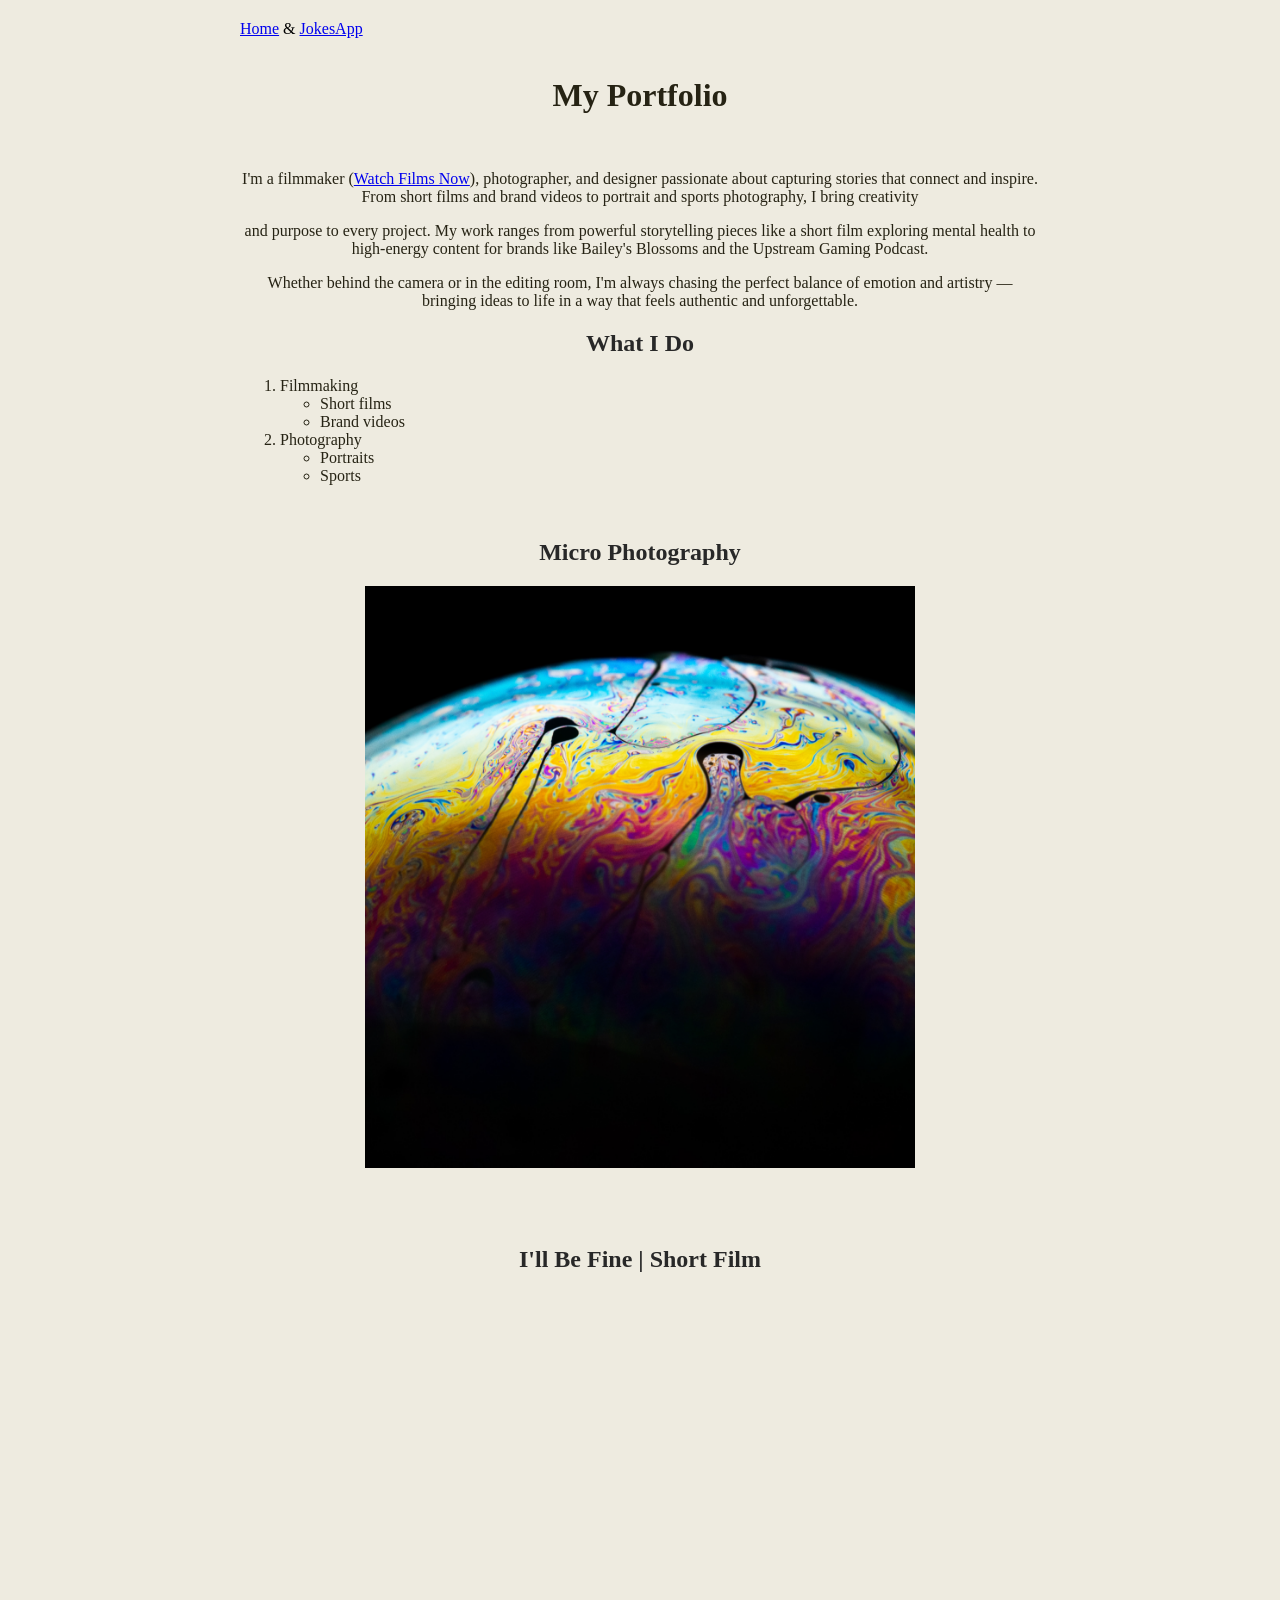
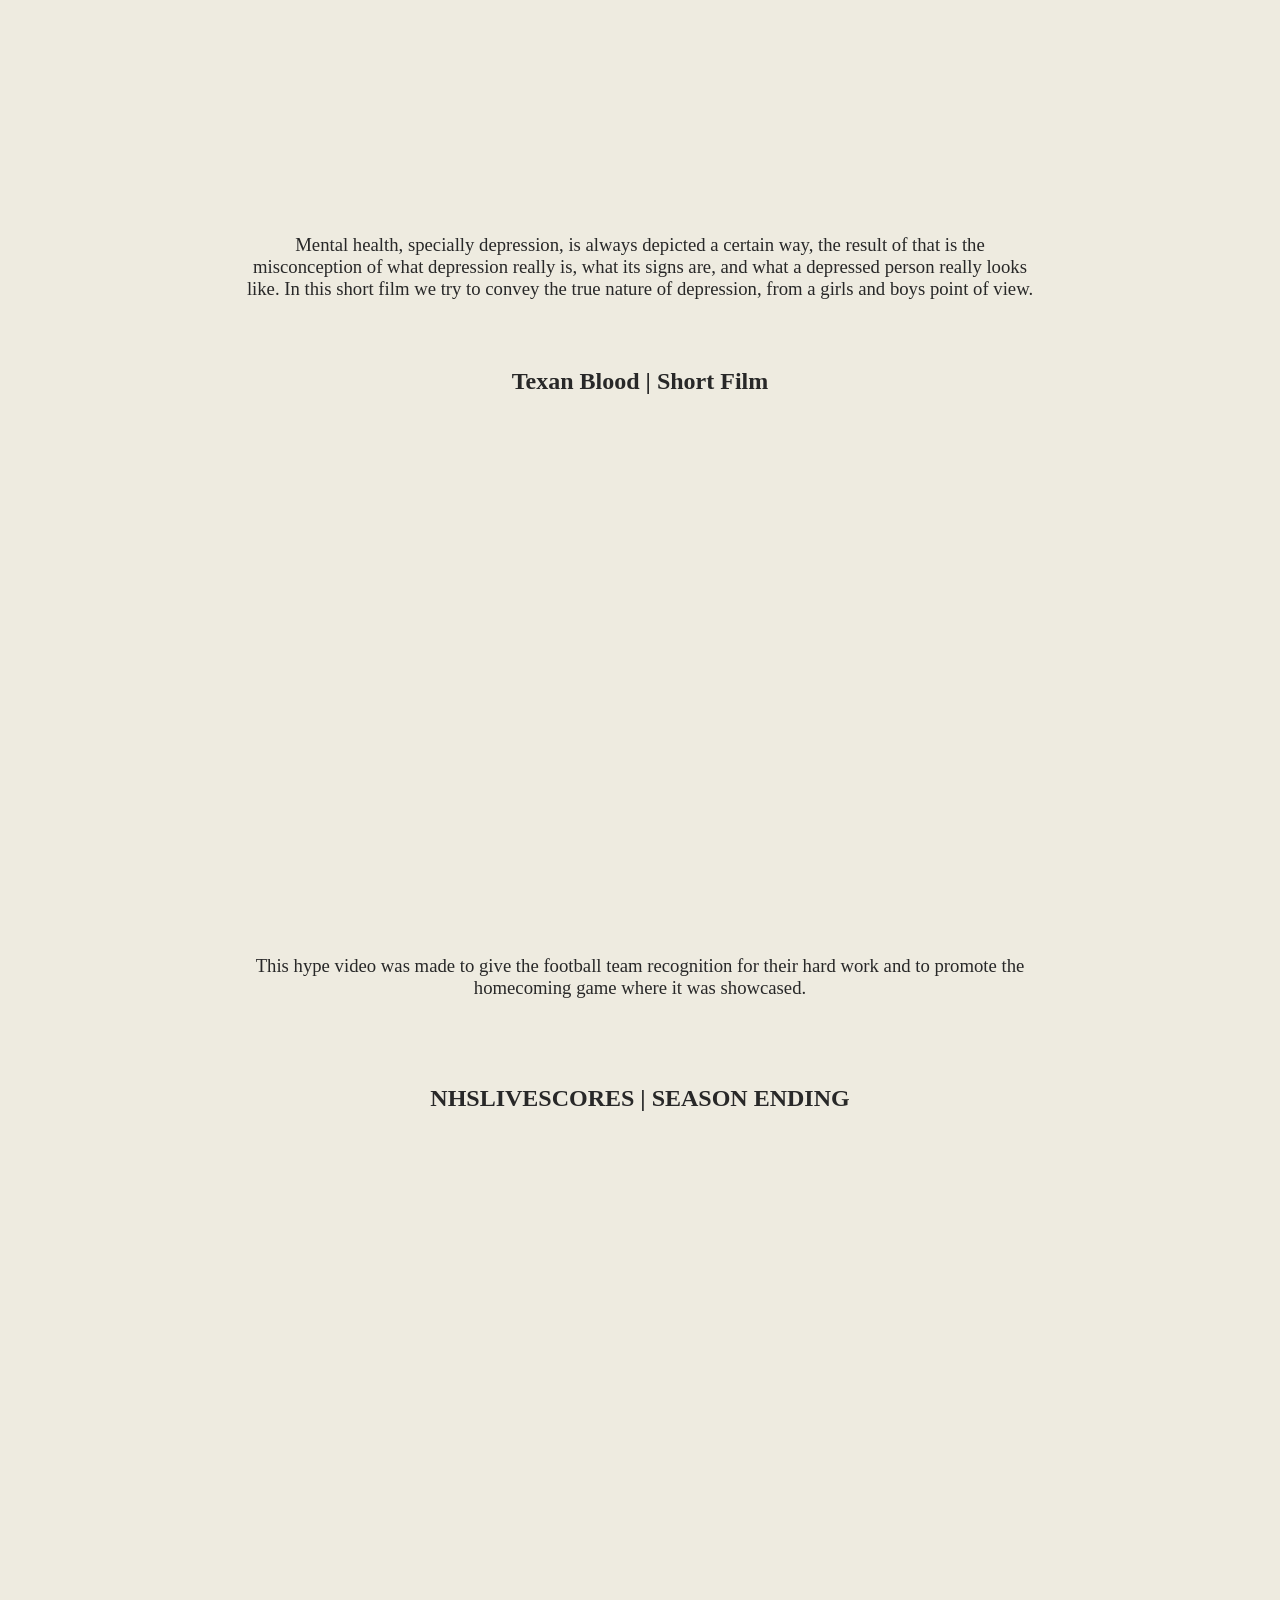
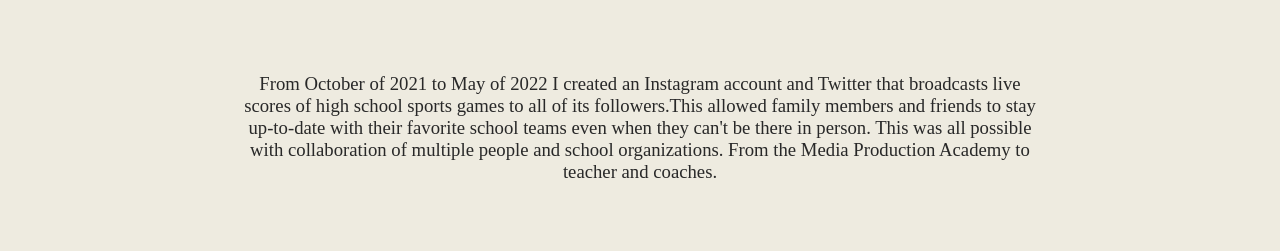
<file: index.html>
<!DOCTYPE html>
<html>
<head>
    <title>Portfolio</title>
    <link rel="stylesheet" href="css/scratch.css">
</head>
<body>
         <div class="navbar">
            <a href="proff.html">Home</a>
            &
            <a href="jokesaside.html">JokesApp</a>
        </div>
    <br>
    <div>
    <h1>My Portfolio</h1>
    </div>
    <br>

    <div class="description">
        <p>I'm a filmmaker (<a href="#videos">Watch Films Now</a>), photographer, and designer passionate about capturing stories that connect and inspire. From short films and brand videos to portrait and sports photography, I bring creativity </p>
        <p> and purpose to every project. My work ranges from powerful storytelling pieces like a short film exploring mental health to high-energy content for brands like Bailey's Blossoms and the Upstream Gaming Podcast.</p>
        <p>Whether behind the camera or in the editing room, I'm always chasing the perfect balance of emotion and artistry — bringing ideas to life in a way that feels authentic and unforgettable.</p>
        <h2>What I Do</h2>
        <ol>
         <li> Filmmaking
             <ul>
                <li>Short films</li>
                <li>Brand videos</li>
            </ul>
        </li>
        <li> Photography
            <ul>
                <li>Portraits</li>
                <li>Sports</li>
            </ul>
            </li>
        </ol>
    </div>
    <br>
    <div>
        <h2>Micro Photography</h2>
        <img class="bubbles" 
            src="assets/bubbles.png" alt="Bubble Pictures">
    </div>
    <br>
    <br>
    <br>

    <div class="vid1" id="videos">
        <h2>I'll Be Fine | Short Film</h2>
        <br>
        <iframe
            class="video2"
            src="https://www.youtube.com/embed/XWxyXayWr6A"
            title="I'll Be Fine | Short Film"
            frameborder="0"
            allow="accelerometer; autoplay; clipboard-write; encrypted-media; gyroscope; picture-in-picture; web-share"
            referrerpolicy="strict-origin-when-cross-origin"
            allowfullscreen></iframe>
        <h3>Mental health, specially depression, is always depicted a certain way, the result of that is the misconception of what depression really is, what its signs are, and what a depressed person really looks like. In this short film we try to convey the true nature of depression, from a girls and boys point of view.</h3>
    </div>
    </div>
    <br>

    <div class="vid1">
        <h2>Texan Blood | Short Film</h2>
        <br>
        <iframe
            class="video1"
            src="https://www.youtube.com/embed/-IPmrfJgIDk"
            title="Texan Blood | Short Film"
            frameborder="0"
            allow="accelerometer; autoplay; clipboard-write; encrypted-media; gyroscope; picture-in-picture; web-share"
            referrerpolicy="strict-origin-when-cross-origin"
            allowfullscreen></iframe>
        <h3>This hype video was made to give the football team recognition for their hard work and to promote the homecoming game where it was showcased. </h3>
    </div>
<br>
<br>
<div class="vid1">
        <h2>NHSLIVESCORES | SEASON ENDING</h2>
        <br>
        <iframe
            class="video3"
            src="https://www.youtube.com/embed/nx2vuVqyAiQ"
            title="NHSLIVESCORES | SEASON ENDING"
            frameborder="0"
            allow="accelerometer; autoplay; clipboard-write; encrypted-media; gyroscope; picture-in-picture; web-share"
            referrerpolicy="strict-origin-when-cross-origin"
            allowfullscreen></iframe>
        <h3>From October of 2021 to May of 2022  I created an Instagram account and Twitter that broadcasts live scores of high school sports games to all of its followers.This allowed family members and friends to stay up-to-date with their favorite school teams even when they can't be there in person.  This was all possible with collaboration of multiple people and school organizations. From the Media Production Academy to teacher and coaches.</h3>
    </div>
    <br>

<div class='tableauPlaceholder' id='viz1781310041909' style='position: relative'><noscript>
<img 
        alt='Movie Directors ' 
        src='https:&#47;&#47;public.tableau.com&#47;static&#47;images&#47;Fi&#47;FilmDirectors&#47;MovieDirectors&#47;1_rss.png' 
        style='border: none' />
    </a>
</noscript>
<object 
        class='tableauViz'  
        style='display:none;'>
        <param 
        name='host_url' 
        value='https%3A%2F%2Fpublic.tableau.com%2F' />
<param 
        name='embed_code_version' 
        value='3' /> 
    <param 
        name='site_root' 
        value='' />
    <param 
        name='name' 
        value='FilmDirectors&#47;MovieDirectors' />
    <param
        name='tabs'
        value='no' />
    <param 
        name='toolbar'
        value='yes' />
    <param 
        name='static_image' 
        value='https:&#47;&#47;public.tableau.com&#47;static&#47;images&#47;Fi&#47;FilmDirectors&#47;MovieDirectors&#47;1.png' />
    <param 
        name='animate_transition' 
        value='yes' />
    <param 
        name='display_static_image' 
        value='yes' />
    <param 
        name='display_spinner' 
        value='yes' />
    <param 
        name='display_overlay' 
        value='yes' />
    <param 
        name='display_count' 
        value='yes' /><param
        name='language' 
        value='en-US' />
    </object></div>                
        <script 
            type='text/javascript'>                    var divElement = document.getElementById('viz1781310041909');                    var vizElement = divElement.getElementsByTagName('object')[0];                    vizElement.style.width='730px';vizElement.style.height='627px';                    var scriptElement = document.createElement('script');                    scriptElement.src = 'https://public.tableau.com/javascripts/api/viz_v1.js';                    vizElement.parentNode.insertBefore(scriptElement, vizElement);                </script>


</body>
</html>
</file>
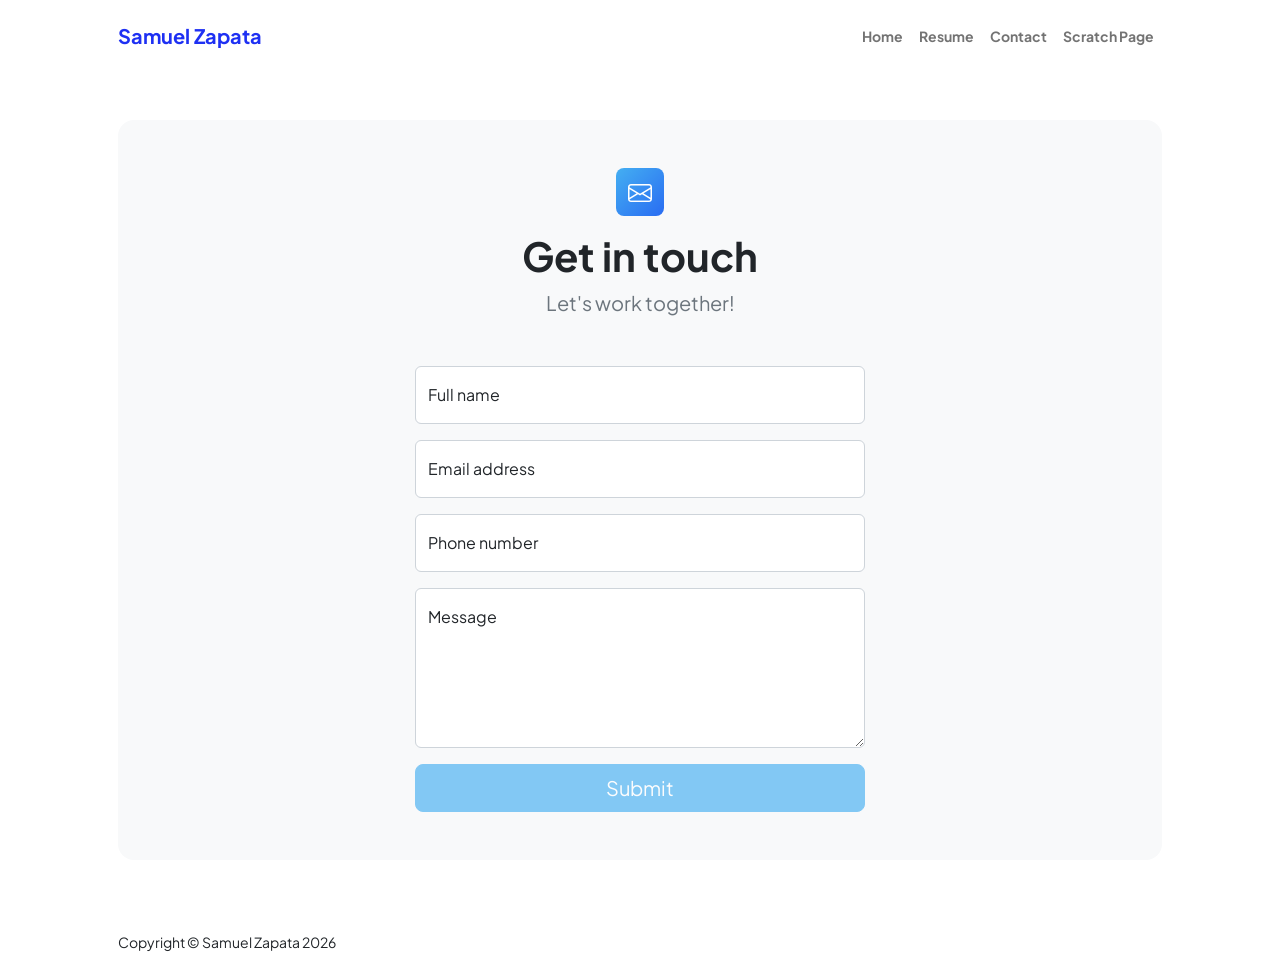
<file: contact.html>
<!DOCTYPE html>
<html lang="en">
    <head>
        <meta charset="utf-8" />
        <meta name="viewport" content="width=device-width, initial-scale=1, shrink-to-fit=no" />
        <meta name="description" content />
        <meta name="author" content />
        <title>Contact</title>
        <!-- Favicon-->
        <link rel="icon" type="image/x-icon" href="assets/favicon.ico" />
        <!-- Custom Google font-->
        <link rel="preconnect" href="https://fonts.googleapis.com" />
        <link rel="preconnect" href="https://fonts.gstatic.com" crossorigin />
        <link href="https://fonts.googleapis.com/css2?family=Plus+Jakarta+Sans:wght@100;200;300;400;500;600;700;800;900&amp;display=swap" rel="stylesheet" />
        <!-- Bootstrap icons-->
        <link href="https://cdn.jsdelivr.net/npm/bootstrap-icons@1.8.1/font/bootstrap-icons.css" rel="stylesheet" />
        <!-- Core theme CSS (includes Bootstrap)-->
        <link href="css/styles.css" rel="stylesheet" />
    </head>
    <body class="d-flex flex-column">
        <main class="flex-shrink-0">
            <!-- Navigation-->
            <nav class="navbar navbar-expand-lg navbar-light bg-white py-3">
                <div class="container px-5">
                    <a class="navbar-brand" href="proff.html"><span class="fw-bolder text-primary">Samuel Zapata</span></a>
                    <button class="navbar-toggler" type="button" data-bs-toggle="collapse" data-bs-target="#navbarSupportedContent" aria-controls="navbarSupportedContent" aria-expanded="false" aria-label="Toggle navigation"><span class="navbar-toggler-icon"></span></button>
                    <div class="collapse navbar-collapse" id="navbarSupportedContent">
                        <ul class="navbar-nav ms-auto mb-2 mb-lg-0 small fw-bolder">
                            <li class="nav-item"><a class="nav-link" href="proff.html">Home</a></li>
                            <li class="nav-item"><a class="nav-link" href="resume.html">Resume</a></li>
                            <li class="nav-item"><a class="nav-link" href="contact.html">Contact</a></li>
                            <li class="nav-item"><a class="nav-link" href="index.html">Scratch Page</a></li>
                        </ul>
                    </div>
                </div>
            </nav>
            <!-- Page content-->
            <section class="py-5">
                <div class="container px-5">
                    <!-- Contact form-->
                    <div class="bg-light rounded-4 py-5 px-4 px-md-5">
                        <div class="text-center mb-5">
                            <div class="feature bg-primary bg-gradient-primary-to-secondary text-white rounded-3 mb-3"><i class="bi bi-envelope"></i></div>
                            <h1 class="fw-bolder">Get in touch</h1>
                            <p class="lead fw-normal text-muted mb-0">Let's work together!</p>
                        </div>
                        <div class="row gx-5 justify-content-center">
                            <div class="col-lg-8 col-xl-6">
                                <!-- * * * * * * * * * * * * * * *-->
                                <!-- * * SB Forms Contact Form * *-->
                                <!-- * * * * * * * * * * * * * * *-->
                                <!-- This form is pre-integrated with SB Forms.-->
                                <!-- To make this form functional, sign up at-->
                                <!-- https://startbootstrap.com/solution/contact-forms-->
                                <!-- to get an API token!-->
                                <form id="contactForm" data-sb-form-api-token="API_TOKEN">
                                    <!-- Name input-->
                                    <div class="form-floating mb-3">
                                        <input class="form-control" id="name" type="text" placeholder="Enter your name..." data-sb-validations="required" />
                                        <label for="name">Full name</label>
                                        <div class="invalid-feedback" data-sb-feedback="name:required">A name is required.</div>
                                    </div>
                                    <!-- Email address input-->
                                    <div class="form-floating mb-3">
                                        <input class="form-control" id="email" type="email" placeholder="name@example.com" data-sb-validations="required,email" />
                                        <label for="email">Email address</label>
                                        <div class="invalid-feedback" data-sb-feedback="email:required">An email is required.</div>
                                        <div class="invalid-feedback" data-sb-feedback="email:email">Email is not valid.</div>
                                    </div>
                                    <!-- Phone number input-->
                                    <div class="form-floating mb-3">
                                        <input class="form-control" id="phone" type="tel" placeholder="(123) 456-7890" data-sb-validations="required" />
                                        <label for="phone">Phone number</label>
                                        <div class="invalid-feedback" data-sb-feedback="phone:required">A phone number is required.</div>
                                    </div>
                                    <!-- Message input-->
                                    <div class="form-floating mb-3">
                                        <textarea class="form-control" id="message" type="text" placeholder="Enter your message here..." style="height: 10rem" data-sb-validations="required"></textarea>
                                        <label for="message">Message</label>
                                        <div class="invalid-feedback" data-sb-feedback="message:required">A message is required.</div>
                                    </div>
                                    <!-- Submit success message-->
                                    <!---->
                                    <!-- This is what your users will see when the form-->
                                    <!-- has successfully submitted-->
                                    <div class="d-none" id="submitSuccessMessage">
                                        <div class="text-center mb-3">
                                            <div class="fw-bolder">Form submission successful!</div>
                                            To activate this form, sign up at
                                            <br />
                                            <a href="https://startbootstrap.com/solution/contact-forms">https://startbootstrap.com/solution/contact-forms</a>
                                        </div>
                                    </div>
                                    <!-- Submit error message-->
                                    <!---->
                                    <!-- This is what your users will see when there is-->
                                    <!-- an error submitting the form-->
                                    <div class="d-none" id="submitErrorMessage"><div class="text-center text-danger mb-3">Error sending message!</div></div>
                                    <!-- Submit Button-->
                                    <div class="d-grid"><button class="btn btn-primary btn-lg disabled" id="submitButton" type="submit">Submit</button></div>
                                </form>
                            </div>
                        </div>
                    </div>
                </div>
            </section>
        </main>
        <!-- Footer-->
        <footer class="bg-white py-4 mt-auto">
            <div class="container px-5">
                <div class="row align-items-center justify-content-between flex-column flex-sm-row">
                    <div class="col-auto"><div class="small m-0">Copyright &copy; Samuel Zapata 2026</div></div>
                    </div>
                </div>
            </div>
        </footer>
        <!-- Bootstrap core JS-->
        <script src="https://cdn.jsdelivr.net/npm/bootstrap@5.2.3/dist/js/bootstrap.bundle.min.js"></script>
        <!-- Core theme JS-->
        <script src="js/scripts.js"></script>
        <!-- * * * * * * * * * * * * * * * * * * * * * * * * * * * * * * * * * * * * * * * *-->
        <!-- * *                               SB Forms JS                               * *-->
        <!-- * * Activate your form at https://startbootstrap.com/solution/contact-forms * *-->
        <!-- * * * * * * * * * * * * * * * * * * * * * * * * * * * * * * * * * * * * * * * *-->
        <script src="https://cdn.startbootstrap.com/sb-forms-latest.js"></script>
    </body>
</html>
</file>
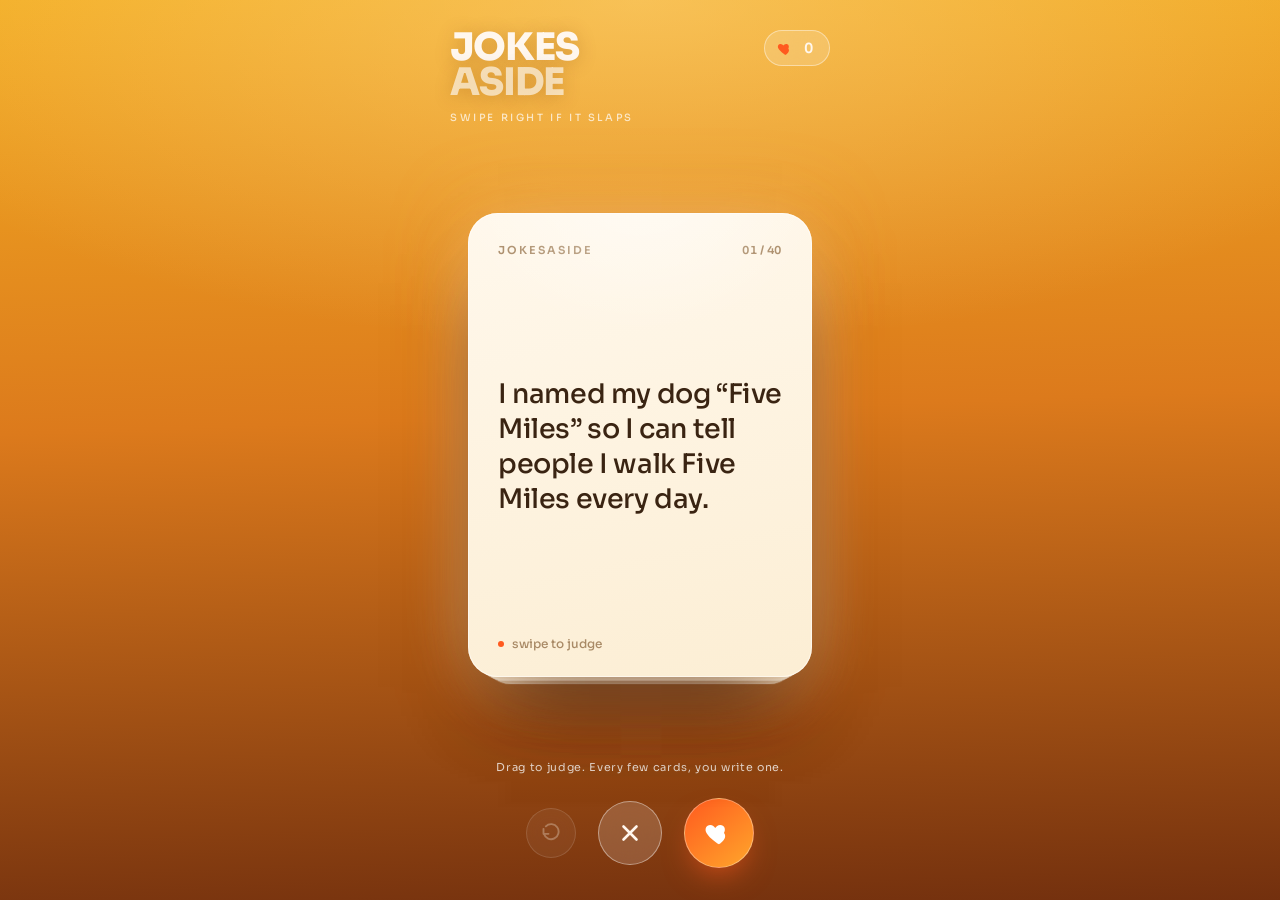
<file: jokesaside.html>
<!DOCTYPE html>
<html lang="en">
<head>
<meta charset="UTF-8" />
<meta name="viewport" content="width=device-width, initial-scale=1.0, maximum-scale=1.0, user-scalable=no" />
<title>JokesAside — Swipe on Jokes</title>
<link rel="preconnect" href="https://fonts.googleapis.com" />
<link rel="preconnect" href="https://fonts.gstatic.com" crossorigin />
<link href="https://fonts.googleapis.com/css2?family=Sora:wght@300;400;500;600;700;800&display=swap" rel="stylesheet" />
<style>
  :root{
    --bg-top:#F3AD22;
    --bg-mid:#DC7A1C;
    --bg-bot:#73300E;
    --paper:#FFF8EC;
    --paper-2:#FCEED4;
    --text:#3A2412;
    --muted:#A98A66;
    --ember-1:#FF5A1F;
    --ember-2:#FFA62B;
    --pass-1:#9B7B5E;
    --pass-2:#BE9E80;
    --white:#FFF7EE;
    --glass:rgba(255,255,255,0.16);
    --glass-strong:rgba(255,255,255,0.26);
    --glass-brd:rgba(255,255,255,0.42);
    --display:"Sora",system-ui,sans-serif;
  }

  *{box-sizing:border-box;margin:0;padding:0;-webkit-tap-highlight-color:transparent;}
  html,body{height:100%;}

  body{
    font-family:var(--display);
    color:var(--white);
    background:
      radial-gradient(120% 70% at 50% 0%, rgba(255,221,150,0.45) 0%, transparent 55%),
      linear-gradient(178deg,var(--bg-top) 0%, var(--bg-mid) 46%, var(--bg-bot) 100%);
    background-attachment:fixed;
    min-height:100dvh;
    display:flex;
    flex-direction:column;
    align-items:center;
    justify-content:space-between;
    overflow:hidden;
    padding:env(safe-area-inset-top) 0 env(safe-area-inset-bottom);
  }

  /* ---------- Header ---------- */
  header{
    width:100%;
    max-width:440px;
    padding:30px 30px 6px;
    display:flex;
    align-items:flex-start;
    justify-content:space-between;
    gap:12px;
  }
  .brand h1{
    font-size:38px;
    line-height:0.92;
    font-weight:800;
    letter-spacing:-0.03em;
    text-transform:uppercase;
    color:var(--white);
    text-shadow:0 2px 18px rgba(120,50,0,0.25);
  }
  .brand h1 span{display:block;color:rgba(255,255,255,0.62);}
  .brand .tag{
    display:block;
    margin-top:11px;
    font-size:10px;
    text-transform:uppercase;
    letter-spacing:0.26em;
    color:rgba(255,255,255,0.7);
    font-weight:500;
  }
  .score{
    display:flex;align-items:center;gap:7px;
    background:var(--glass);
    border:1px solid var(--glass-brd);
    -webkit-backdrop-filter:blur(14px);backdrop-filter:blur(14px);
    padding:8px 14px 8px 12px;
    border-radius:100px;
    font-size:14px;font-weight:600;color:var(--white);
    flex:none;
  }
  .score svg{display:block;}
  .score .num{min-width:14px;text-align:center;font-variant-numeric:tabular-nums;}

  /* ---------- Deck ---------- */
  .stage{
    position:relative;
    width:100%;
    max-width:440px;
    flex:1;
    display:flex;
    align-items:center;
    justify-content:center;
    padding:4px 24px;
  }
  .deck{
    position:relative;
    width:100%;
    max-width:344px;
    aspect-ratio:3/4.05;
  }

  .card{
    position:absolute;
    inset:0;
    background:linear-gradient(168deg,var(--paper) 0%, var(--paper-2) 100%);
    border-radius:30px;
    box-shadow:
      0 0 0 1px rgba(255,255,255,0.55) inset,
      0 40px 80px -30px rgba(60,18,0,0.6),
      0 0 78px -8px rgba(255,201,128,0.5);
    color:var(--text);
    padding:30px 30px 26px;
    display:flex;
    flex-direction:column;
    cursor:grab;
    will-change:transform;
    user-select:none;
    touch-action:none;
    overflow:hidden;
  }
  .card:active{cursor:grabbing;}
  .card::after{
    content:"";
    position:absolute;inset:0;
    background:radial-gradient(130% 80% at 50% -8%, rgba(255,255,255,0.5) 0%, transparent 42%);
    pointer-events:none;
  }

  .card .top{
    display:flex;align-items:center;justify-content:space-between;
    color:var(--muted);
  }
  .card .deck-name{
    font-size:11px;font-weight:600;letter-spacing:0.18em;text-transform:uppercase;
  }
  .card .idx{
    font-size:11px;font-weight:600;font-variant-numeric:tabular-nums;letter-spacing:0.05em;
  }

  .card .joke{flex:1;display:flex;align-items:center;}
  .card .joke p{
    font-weight:500;
    font-size:clamp(21px,6vw,27px);
    line-height:1.3;
    letter-spacing:-0.015em;
    color:var(--text);
  }

  .card .foot{
    display:flex;align-items:center;gap:8px;
    color:var(--muted);font-size:12px;font-weight:500;
  }
  .card .foot .dot{width:6px;height:6px;border-radius:50%;background:var(--ember-1);flex:none;}
  .card .foot span:last-child{overflow:hidden;text-overflow:ellipsis;white-space:nowrap;}

  /* swipe stamps */
  .stamp{
    position:absolute;top:26px;
    font-family:var(--display);
    font-weight:700;
    font-size:28px;
    letter-spacing:0.04em;
    padding:6px 16px;
    border-radius:14px;
    border:4px solid;
    opacity:0;
    pointer-events:none;
    text-transform:uppercase;
  }
  .stamp.like{left:22px;transform:rotate(-15deg);color:var(--ember-1);border-color:var(--ember-1);}
  .stamp.nope{right:22px;transform:rotate(15deg);color:var(--pass-1);border-color:var(--pass-1);}

  /* ---------- Prompt card (your turn) ---------- */
  .card.prompt{
    background:linear-gradient(168deg,#FFF6E6 0%, #FCE6C9 100%);
    cursor:default;
    touch-action:auto;
  }
  .card.prompt .deck-name{color:var(--ember-1);}
  .prompt-body{flex:1;display:flex;flex-direction:column;justify-content:center;gap:16px;}
  .prompt-title{
    font-weight:700;
    font-size:clamp(24px,6.4vw,30px);line-height:1.12;
    color:var(--text);letter-spacing:-0.02em;text-transform:uppercase;
  }
  .prompt-input{
    width:100%;font-family:var(--display);font-size:16px;font-weight:500;
    color:var(--text);background:#fff;
    border:1.5px solid #ECD9BF;border-radius:16px;
    padding:14px 16px;outline:none;
    transition:border-color .15s ease, box-shadow .15s ease;
  }
  .prompt-input::placeholder{color:#BBA383;}
  .prompt-input:focus{border-color:var(--ember-1);box-shadow:0 0 0 3px rgba(255,90,31,0.16);}
  .prompt-actions{display:flex;gap:10px;align-items:center;}
  .prompt-go{
    flex:1;font-family:var(--display);font-weight:600;font-size:15px;
    color:#fff;background:linear-gradient(120deg,var(--ember-1),var(--ember-2));
    border:none;border-radius:100px;padding:14px 18px;cursor:pointer;
    box-shadow:0 12px 26px -10px rgba(255,90,31,0.75);
    transition:transform .12s ease, opacity .15s ease;
  }
  .prompt-go:active{transform:scale(0.96);}
  .prompt-go:disabled{opacity:0.5;cursor:default;}
  .prompt-go:focus-visible,.prompt-skip:focus-visible{outline:3px solid var(--ember-1);outline-offset:2px;}
  .prompt-skip{
    font-family:var(--display);font-weight:600;font-size:14px;color:var(--muted);
    background:transparent;border:none;border-radius:100px;padding:14px;cursor:pointer;
  }
  .prompt-skip:hover{color:var(--text);}

  .loader{display:flex;flex-direction:column;align-items:center;gap:18px;text-align:center;color:var(--muted);}
  .loader p{font-size:15px;line-height:1.5;font-weight:500;}
  .loader p b{color:var(--text);font-weight:600;}
  .spinner{
    width:34px;height:34px;border-radius:50%;
    border:3px solid rgba(255,90,31,0.22);border-top-color:var(--ember-1);
    animation:spin .7s linear infinite;
  }
  @keyframes spin{to{transform:rotate(360deg);}}

  .card.shake{animation:shake .4s ease;}
  @keyframes shake{
    0%,100%{transform:translateX(0);}
    20%{transform:translateX(-8px);}
    40%{transform:translateX(8px);}
    60%{transform:translateX(-5px);}
    80%{transform:translateX(5px);}
  }

  /* ---------- Controls ---------- */
  .controls{
    width:100%;
    max-width:440px;
    padding:16px 30px 32px;
    display:flex;
    align-items:center;
    justify-content:center;
    gap:22px;
  }
  .btn{
    border:none;
    cursor:pointer;
    border-radius:50%;
    display:grid;place-items:center;
    color:var(--white);
    background:var(--glass);
    border:1px solid var(--glass-brd);
    -webkit-backdrop-filter:blur(16px);backdrop-filter:blur(16px);
    transition:transform .14s ease, background .18s ease, box-shadow .18s ease, opacity .18s ease;
  }
  .btn:active{transform:scale(0.9);}
  .btn:disabled{opacity:0.34;cursor:not-allowed;}
  .btn.pass{width:64px;height:64px;}
  .btn.rewind{width:50px;height:50px;}
  .btn.like{
    width:70px;height:70px;
    background:linear-gradient(140deg,var(--ember-1),var(--ember-2));
    border:1px solid rgba(255,255,255,0.35);
    box-shadow:0 14px 30px -10px rgba(255,90,31,0.7);
  }
  .btn.pass:hover:not(:disabled){background:var(--glass-strong);box-shadow:0 12px 26px -12px rgba(80,40,10,0.6);}
  .btn.rewind:hover:not(:disabled){background:var(--glass-strong);}
  .btn.like:hover:not(:disabled){box-shadow:0 16px 34px -10px rgba(255,90,31,0.85);}
  .btn svg{display:block;}
  .btn:focus-visible{outline:3px solid var(--white);outline-offset:3px;}

  .hint{
    text-align:center;
    color:rgba(255,255,255,0.78);
    font-size:11px;
    letter-spacing:0.06em;
    padding:0 28px 8px;
    min-height:14px;
  }
  .hint b{color:#fff;font-weight:600;}

  /* ---------- End screen ---------- */
  .end{
    position:absolute;
    inset:0;
    display:none;
    flex-direction:column;
    align-items:center;
    justify-content:center;
    text-align:center;
    padding:30px;
  }
  .end.show{display:flex;}
  .end .eyebrow{
    font-size:11px;letter-spacing:0.26em;text-transform:uppercase;color:rgba(255,255,255,0.72);font-weight:600;margin-bottom:10px;
  }
  .end h2{
    font-weight:800;
    font-size:34px;
    line-height:1.08;
    text-transform:uppercase;
    letter-spacing:-0.02em;
    max-width:320px;
    margin-bottom:10px;
    text-shadow:0 2px 18px rgba(120,50,0,0.25);
  }
  .end .verdict{
    font-size:15px;color:rgba(255,255,255,0.88);max-width:320px;line-height:1.5;margin-bottom:28px;
  }
  .end .stats{display:flex;gap:14px;margin-bottom:30px;}
  .end .stat{
    background:var(--glass);
    border:1px solid var(--glass-brd);
    -webkit-backdrop-filter:blur(14px);backdrop-filter:blur(14px);
    border-radius:20px;
    padding:16px 24px;
    min-width:96px;
  }
  .end .stat .n{font-size:32px;font-weight:700;letter-spacing:-0.03em;font-variant-numeric:tabular-nums;color:var(--white);}
  .end .stat .l{font-size:10px;letter-spacing:0.18em;text-transform:uppercase;color:rgba(255,255,255,0.7);margin-top:4px;}
  .end .stat.liked .n{color:#FFE0A8;}
  .replay{
    font-family:var(--display);
    font-weight:600;font-size:15px;
    color:#fff;
    background:linear-gradient(120deg,var(--ember-1),var(--ember-2));
    border:none;border-radius:100px;
    padding:16px 36px;
    cursor:pointer;
    box-shadow:0 16px 32px -12px rgba(255,90,31,0.85);
    transition:transform .14s ease;
  }
  .replay:active{transform:scale(0.95);}
  .replay:focus-visible{outline:3px solid var(--white);outline-offset:3px;}

  @media (max-width:380px){
    .controls{gap:16px;}
    header{padding:24px 22px 6px;}
    .brand h1{font-size:33px;}
    .stage{padding:2px 18px;}
  }
  @media (prefers-reduced-motion:reduce){
    .card,.btn,.replay{transition:none !important;}
  }
</style>
</head>
<body>

  <header>
    <div class="brand">
      <h1>Jokes<span>Aside</span></h1>
      <span class="tag">swipe right if it slaps</span>
    </div>
    <div class="score" aria-live="polite" aria-label="Jokes liked">
      <svg width="17" height="17" viewBox="0 0 24 24" fill="none">
        <path d="M12 21s-7.5-4.6-10-9.1C.3 8.9 1.7 5.5 5 5.5c2 0 3.2 1.2 4 2.4.8-1.2 2-2.4 4-2.4 3.3 0 4.7 3.4 3 6.4C19.5 16.4 12 21 12 21z" fill="#FF5A1F"/>
      </svg>
      <span class="num" id="likeCount">0</span>
    </div>
  </header>

  <div class="stage">
    <div class="deck" id="deck" aria-label="Joke cards"></div>

    <div class="end" id="endScreen">
      <div class="eyebrow">deck empty</div>
      <h2 id="endTitle">You've judged them all.</h2>
      <p class="verdict" id="endVerdict"></p>
      <div class="stats">
        <div class="stat liked"><div class="n" id="statLiked">0</div><div class="l">Liked</div></div>
        <div class="stat"><div class="n" id="statPassed">0</div><div class="l">Passed</div></div>
      </div>
      <button class="replay" id="replay">Reshuffle the deck</button>
    </div>
  </div>

  <p class="hint" id="hint">Drag to judge. Every few cards, you write one.</p>

  <div class="controls">
    <button class="btn rewind" id="rewindBtn" title="Undo last swipe" aria-label="Undo last swipe" disabled>
      <svg width="20" height="20" viewBox="0 0 24 24" fill="none" stroke="currentColor" stroke-width="2.2" stroke-linecap="round" stroke-linejoin="round">
        <path d="M3 7v6h6"/><path d="M3.5 13a9 9 0 1 0 2.3-9"/>
      </svg>
    </button>
    <button class="btn pass" id="passBtn" title="Pass (left arrow)" aria-label="Pass on this joke">
      <svg width="26" height="26" viewBox="0 0 24 24" fill="none" stroke="currentColor" stroke-width="2.4" stroke-linecap="round">
        <path d="M6 6l12 12M18 6L6 18"/>
      </svg>
    </button>
    <button class="btn like" id="likeBtn" title="Like (right arrow)" aria-label="Like this joke">
      <svg width="30" height="30" viewBox="0 0 24 24" fill="#fff">
        <path d="M12 21s-7.5-4.6-10-9.1C.3 8.9 1.7 5.5 5 5.5c2 0 3.2 1.2 4 2.4.8-1.2 2-2.4 4-2.4 3.3 0 4.7 3.4 3 6.4C19.5 16.4 12 21 12 21z"/>
      </svg>
    </button>
  </div>

<script>
(function(){
  "use strict";

  const JOKES = [
    "I have a stepladder. I never knew my real ladder.",
    "My therapist says I have a problem with vengeance. We'll see about that.",
    "I told my wife she was drawing her eyebrows too high. She looked surprised.",
    "Light travels faster than sound. That's why some people seem bright until they speak.",
    "I have a fear of speed bumps. But I'm slowly getting over it.",
    "My grandfather has the heart of a lion \u2014 and a lifetime ban from the zoo.",
    "Dark humour is like food. Not everyone gets it.",
    "I was going to tell a time-travel joke, but you didn't like it.",
    "My doctor told me I'm going deaf. The news was hard for me to hear.",
    "Two cannibals are eating a clown. One says, \u201cDoes this taste funny to you?\u201d",
    "Common sense is like deodorant. The people who need it most never use it.",
    "I have a joke about procrastination, but I'll tell you later.",
    "Death is the number one killer in the world.",
    "Knowledge is knowing a tomato is a fruit. Wisdom is not putting it in a fruit salad.",
    "The past, the present, and the future walked into a bar. It was tense.",
    "I would tell you a chemistry joke, but I know I wouldn't get a reaction.",
    "Why don't skeletons fight each other? They don't have the guts.",
    "I have an inferiority complex, but it's not a very good one.",
    "My pessimism is just optimism with a few years of experience.",
    "Apparently you can't use \u201cbeefstew\u201d as a password. It's not stroganoff.",
    "I childproofed the whole house. Somehow they still get in.",
    "A book fell on my head the other day. I only have my shelf to blame.",
    "My boss told me to have a good day. So I went home.",
    "I named my dog \u201cFive Miles\u201d so I can tell people I walk Five Miles every day.",
    "I used to play piano by ear. Now I use my hands.",
    "I'm reading a book on anti-gravity. It's impossible to put down.",
    "I have a few good years left in me. I keep them in a jar, just in case.",
    "Honesty is the best policy. Which is why I'm still uninsured.",
    "I told my computer I needed a break. Now it won't stop sending me KitKats.",
    "My plan for retirement is to be a problem for the next generation."
  ];

  const deck = document.getElementById('deck');
  const endScreen = document.getElementById('endScreen');
  const likeCountEl = document.getElementById('likeCount');
  const hint = document.getElementById('hint');
  const passBtn = document.getElementById('passBtn');
  const likeBtn = document.getElementById('likeBtn');
  const rewindBtn = document.getElementById('rewindBtn');
  const replay = document.getElementById('replay');

  const VISIBLE = 3;            // stacked cards rendered at once
  const THRESHOLD = 110;        // px drag needed to commit a swipe
  const PROMPT_EVERY = 3;       // insert a "your turn" card after every N jokes
  const reduceMotion = window.matchMedia('(prefers-reduced-motion: reduce)').matches;

  let order = [];               // remaining card items (last element = top card)
  let liked = 0, passed = 0, total = 0;
  let history = [];             // for rewind: { item, dir }
  let busy = false;             // animation lock
  let inputMode = false;        // true while the top card awaits a typed topic

  function shuffle(arr){
    const a = arr.slice();
    for(let i=a.length-1;i>0;i--){
      const j = Math.floor(Math.random()*(i+1));
      const t=a[i]; a[i]=a[j]; a[j]=t;
    }
    return a;
  }

  function escapeHtml(s){
    return String(s).replace(/[&<>"']/g, function(c){
      return {'&':'&amp;','<':'&lt;','>':'&gt;','"':'&quot;',"'":'&#39;'}[c];
    });
  }

  // Interleave a prompt card after every PROMPT_EVERY jokes.
  function buildOrder(){
    const jokes = shuffle(JOKES).map(function(t){ return {type:'joke', text:t}; });
    const seq = [];
    let n = 0;
    jokes.forEach(function(j){
      seq.push(j);
      n++;
      if(n % PROMPT_EVERY === 0){
        seq.push({type:'prompt', text:null, topic:null, done:false});
      }
    });
    return seq.reverse(); // consumed from the end
  }

  function start(){
    order = buildOrder();
    liked = 0; passed = 0; total = order.length; history = [];
    busy = false; inputMode = false;
    likeCountEl.textContent = '0';
    endScreen.classList.remove('show');
    rewindBtn.disabled = true;
    setHint('Drag to judge. Every few cards, you write one.');
    render();
  }

  function setHint(t){ hint.innerHTML = t; }

  function label(){
    const done = total - order.length;
    return String(Math.min(done+1,total)).padStart(2,'0') + ' / ' + String(total).padStart(2,'0');
  }

  function jokeCardHTML(text, idxLabel, foot, deckName){
    return ''+
      '<div class="top"><span class="deck-name">'+escapeHtml(deckName)+'</span><span class="idx">'+idxLabel+'</span></div>'+
      '<div class="joke"><p>'+escapeHtml(text)+'</p></div>'+
      '<div class="foot"><span class="dot"></span><span>'+escapeHtml(foot)+'</span></div>'+
      '<div class="stamp like">Liked</div>'+
      '<div class="stamp nope">Pass</div>';
  }

  function promptCardHTML(idxLabel){
    return ''+
      '<div class="top"><span class="deck-name">Your turn</span><span class="idx">'+idxLabel+'</span></div>'+
      '<div class="prompt-body">'+
        '<p class="prompt-title">Your turn. Give me a topic to roast.</p>'+
        '<input class="prompt-input" type="text" maxlength="70" autocomplete="off" '+
               'placeholder="a topic, a noun, your group chat\u2026" />'+
        '<div class="prompt-actions">'+
          '<button class="prompt-go" type="button">Write the joke</button>'+
          '<button class="prompt-skip" type="button">Skip</button>'+
        '</div>'+
      '</div>';
  }

  function buildCard(item, depth){
    const card = document.createElement('div');
    card.className = 'card';
    card._item = item;
    const idxLabel = label();

    if(item.type === 'prompt' && !item.done){
      card.classList.add('prompt');
      card.innerHTML = promptCardHTML(idxLabel);
      if(depth > 0){
        card.querySelectorAll('.prompt-input,.prompt-go,.prompt-skip').forEach(function(el){
          el.disabled = true; el.tabIndex = -1;
        });
      }
    } else {
      const isYours = item.type === 'prompt';
      const deckName = isYours ? 'Your joke' : 'JokesAside';
      const foot = isYours ? ('inspired by \u201c' + (item.topic || 'your topic') + '\u201d') : 'swipe to judge';
      card.innerHTML = jokeCardHTML(item.text, idxLabel, foot, deckName);
    }

    const scale = 1 - depth*0.045;
    const ty = depth*14;
    card.style.transform = 'translateY('+ty+'px) scale('+scale+')';
    card.style.zIndex = String(100 - depth);
    card.style.opacity = depth >= VISIBLE ? '0' : '1';
    card.dataset.depth = depth;
    return card;
  }

  function render(){
    deck.innerHTML = '';
    const top = order.length - 1;
    const from = Math.max(0, top - (VISIBLE - 1));
    for(let i = from; i <= top; i++){
      deck.appendChild(buildCard(order[i], top - i));
    }
    if(order.length === 0){
      passBtn.disabled = true; likeBtn.disabled = true;
      finish();
      return;
    }
    configureTop(deck.lastElementChild);
  }

  function configureTop(card){
    card = card || deck.lastElementChild;
    if(!card) return;
    const item = card._item;
    if(item && item.type === 'prompt' && !item.done){
      configurePrompt(card, item);
    } else {
      inputMode = false;
      const empty = order.length === 0;
      passBtn.disabled = empty;
      likeBtn.disabled = empty;
      attachDrag(card);
    }
  }

  function configurePrompt(card, item){
    inputMode = true;
    passBtn.disabled = true;
    likeBtn.disabled = true;
    setHint('Your turn \u2014 type a topic and we\u2019ll write the joke.');

    const input = card.querySelector('.prompt-input');
    const go = card.querySelector('.prompt-go');
    const skip = card.querySelector('.prompt-skip');
    [input, go, skip].forEach(function(el){ el.disabled = false; el.removeAttribute('tabindex'); });

    function submit(){
      const topic = (input.value || '').trim();
      if(!topic){ shake(card); input.focus(); return; }
      writeJokeCard(card, item, topic);
    }
    go.addEventListener('click', submit);
    skip.addEventListener('click', function(){ inputMode = false; commit('skip', card); });
    input.addEventListener('keydown', function(e){
      e.stopPropagation();
      if(e.key === 'Enter'){ e.preventDefault(); submit(); }
    });
    setTimeout(function(){ try{ input.focus(); }catch(_){} }, 40);
  }

  function shake(card){
    card.classList.remove('shake');
    void card.offsetWidth;
    card.classList.add('shake');
    setTimeout(function(){ card.classList.remove('shake'); }, 420);
  }

  // Write a joke locally from the topic, with a brief "thinking" beat. No network.
  function writeJokeCard(card, item, topic){
    inputMode = false;
    busy = true;
    passBtn.disabled = true; likeBtn.disabled = true; rewindBtn.disabled = true;
    setHint('Writing your joke\u2026');

    const body = card.querySelector('.prompt-body');
    body.innerHTML =
      '<div class="loader"><span class="spinner"></span>' +
      '<p>Writing a joke about<br><b>' + escapeHtml(topic) + '</b></p></div>';

    setTimeout(function(){
      const joke = writeJoke(topic);
      item.text = joke; item.topic = topic; item.done = true;
      card.classList.remove('prompt');
      card.innerHTML = jokeCardHTML(joke, label(), 'inspired by \u201c' + topic + '\u201d', 'Your joke');
      busy = false;
      rewindBtn.disabled = history.length === 0;
      configureTop(card);
      setHint('Hot off the press \u2014 swipe to judge your own joke.');
    }, reduceMotion ? 0 : 550);
  }

  // Local joke writer: slots the topic into a random deadpan one-liner.
  function writeJoke(topic){
    var t = String(topic).trim().replace(/[.?!]+$/, '');
    var T = t.charAt(0).toUpperCase() + t.slice(1);
    var lines = [
      "I asked my therapist about " + t + ". Now we both need a therapist.",
      T + " is proof the universe has a sense of humour \u2014 and the punchline is us.",
      "My relationship with " + t + " is like my will to live: technically still active.",
      "I tried to quit " + t + " for my health. " + T + " filed a missing-person report.",
      T + "? That's in my five-year plan, right next to \u2018survive.\u2019",
      "Nothing bonds people like " + t + " and the dead silence that follows.",
      "I'd explain " + t + ", but I'm saving my last brain cell for the funeral.",
      "I named my anxiety after " + t + " so they'd finally have something in common.",
      "They said face your fears, so I stared at " + t + " until one of us cracked. It wasn't the fear.",
      "My doctor said avoid stress, then brought up " + t + ". The audacity.",
      T + " doesn't get easier. You just develop a better poker face.",
      "I put " + t + " on my vision board. The board has since filed for emotional damages.",
      "I gave up on " + t + " the way I give up on everything: gradually, then all at once, then with relief.",
      "My horoscope just said \u2018" + t + ",\u2019 and honestly, rude but accurate.",
      "Experts recommend eight hours of sleep. Experts have clearly never met " + t + ".",
      "I'm not saying " + t + " ruined my life. My life had a head start, but " + t + " is gaining.",
      T + " is my Roman Empire. I think about it daily and it brings me no peace.",
      "I treat " + t + " like my smoke alarm: ignore it until it's screaming, then remove the battery.",
      "They say money can't buy happiness, but it can buy distance from " + t + ", which is close enough.",
      "My toxic trait is thinking I can handle " + t + " on four hours of sleep and pure spite.",
      T + " called. I let it go to voicemail, like all my problems.",
      "On a scale of one to " + t + ", I'm fine \u2014 which means nothing, because that scale is broken.",
      "I keep " + t + " where I keep all my big feelings: unread, in a drawer, slowly fermenting."
    ];
    return lines[Math.floor(Math.random() * lines.length)];
  }

  function attachDrag(card){
    let startX=0, startY=0, dx=0, dy=0, dragging=false, pid=null;
    const likeStamp = card.querySelector('.stamp.like');
    const nopeStamp = card.querySelector('.stamp.nope');
    if(!likeStamp || !nopeStamp) return;

    function down(e){
      if(busy) return;
      dragging = true;
      pid = e.pointerId;
      startX = e.clientX; startY = e.clientY;
      card.setPointerCapture(pid);
      card.style.transition = 'none';
    }
    function move(e){
      if(!dragging || e.pointerId !== pid) return;
      dx = e.clientX - startX;
      dy = e.clientY - startY;
      card.style.transform = 'translate('+dx+'px,'+dy+'px) rotate('+(dx*0.06)+'deg)';
      const p = Math.min(Math.abs(dx)/THRESHOLD, 1);
      likeStamp.style.opacity = dx > 0 ? p : 0;
      nopeStamp.style.opacity = dx < 0 ? p : 0;
    }
    function up(e){
      if(!dragging || e.pointerId !== pid) return;
      dragging = false;
      try{ card.releasePointerCapture(pid); }catch(_){}
      if(dx > THRESHOLD)        commit('like', card);
      else if(dx < -THRESHOLD)  commit('pass', card);
      else snapBack();
    }
    function snapBack(){
      card.style.transition = reduceMotion ? 'none' : 'transform .32s cubic-bezier(.2,.8,.3,1)';
      card.style.transform = 'translate(0,0) rotate(0deg)';
      likeStamp.style.opacity = 0;
      nopeStamp.style.opacity = 0;
    }

    card.addEventListener('pointerdown', down);
    card.addEventListener('pointermove', move);
    card.addEventListener('pointerup', up);
    card.addEventListener('pointercancel', up);
  }

  function flingTop(dir){
    if(busy || inputMode || order.length === 0) return;
    const card = deck.lastElementChild;
    if(!card) return;
    const item = card._item;
    if(item && item.type === 'prompt' && !item.done) return;
    const stamp = card.querySelector(dir === 'like' ? '.stamp.like' : '.stamp.nope');
    if(stamp) stamp.style.opacity = 1;
    commit(dir, card);
  }

  function commit(dir, cardEl){
    if(busy) return;
    busy = true;
    inputMode = false;
    const card = cardEl || deck.lastElementChild;
    const item = order.pop();
    history.push({ item: item, dir: dir });
    rewindBtn.disabled = false;

    if(dir === 'like'){ liked++; likeCountEl.textContent = String(liked); }
    else if(dir === 'pass'){ passed++; }

    promoteRemaining();

    const goLeft = dir !== 'like';
    const offX = goLeft ? -window.innerWidth : window.innerWidth;
    const rot = goLeft ? -22 : 22;
    card.style.transition = reduceMotion ? 'none' : 'transform .42s ease, opacity .42s ease';
    card.style.transform = 'translate('+offX+'px,-40px) rotate('+rot+'deg)';
    card.style.opacity = '0';

    const cleanup = function(){
      card.removeEventListener('transitionend', cleanup);
      if(card.parentNode) card.parentNode.removeChild(card);
      busy = false;
      backfill();
      if(order.length === 0) finish();
    };
    if(reduceMotion) cleanup();
    else card.addEventListener('transitionend', cleanup);
  }

  function promoteRemaining(){
    const cards = Array.from(deck.children);
    const behind = cards.slice(0, cards.length - 1);
    for(let i=0;i<behind.length;i++){
      const newDepth = behind.length - 1 - i;
      const c = behind[i];
      c.dataset.depth = newDepth;
      const scale = 1 - newDepth*0.045;
      const ty = newDepth*14;
      c.style.transition = reduceMotion ? 'none' : 'transform .42s cubic-bezier(.2,.8,.3,1)';
      c.style.transform = 'translateY('+ty+'px) scale('+scale+')';
      c.style.zIndex = String(100 - newDepth);
      c.style.opacity = '1';
      if(newDepth === 0){
        const ls = c.querySelector('.stamp.like'); if(ls) ls.style.opacity = 0;
        const ns = c.querySelector('.stamp.nope'); if(ns) ns.style.opacity = 0;
        configureTop(c);
      }
    }
  }

  function backfill(){
    const visibleCount = deck.children.length;
    const nextIdx = order.length - 1 - visibleCount;
    if(nextIdx >= 0){
      deck.insertBefore(buildCard(order[nextIdx], visibleCount), deck.firstChild);
    }
    refreshLabels();
  }

  function refreshLabels(){
    const done = total - order.length;
    const text = String(Math.min(done+1,total)).padStart(2,'0') + ' / ' + String(total).padStart(2,'0');
    Array.from(deck.children).forEach(function(c){
      const idx = c.querySelector('.idx');
      if(idx) idx.textContent = text;
    });
  }

  function rewind(){
    if(busy || inputMode || history.length === 0) return;
    const last = history.pop();
    if(last.dir === 'like'){ liked = Math.max(0, liked-1); likeCountEl.textContent = String(liked); }
    else if(last.dir === 'pass'){ passed = Math.max(0, passed-1); }
    order.push(last.item);
    if(history.length === 0) rewindBtn.disabled = true;
    endScreen.classList.remove('show');
    render();
    const top = deck.lastElementChild;
    if(top && !reduceMotion){
      const fromX = (last.dir === 'like') ? window.innerWidth : -window.innerWidth;
      top.style.transition = 'none';
      top.style.transform = 'translate('+fromX+'px,-40px) rotate(0deg)';
      requestAnimationFrame(function(){
        top.style.transition = 'transform .4s cubic-bezier(.2,.8,.3,1)';
        top.style.transform = 'translateY(0) scale(1)';
      });
    }
  }

  function finish(){
    const judged = liked + passed;
    const ratio = judged ? liked/judged : 0;
    let title, verdict;
    if(judged === 0){
      title = "All skips, no stance.";
      verdict = "You skipped your way through the whole thing. Commitment issues, but make it comedy.";
    } else if(liked === 0){
      title = "Tough crowd.";
      verdict = "You passed on every single one. Your standards are a war crime, and we respect it.";
    } else if(ratio >= 0.7){
      title = "Easy to please.";
      verdict = "You liked most of them. Either the writing slaps or you just enjoy being alive. Both are valid.";
    } else if(ratio >= 0.35){
      title = "Discerning palate.";
      verdict = "A balanced ratio. You know what lands and what flops, and you're not afraid to say so.";
    } else {
      title = "Brutal, but fair.";
      verdict = "You liked a precious few. The ones that survived must have really earned it.";
    }
    document.getElementById('endTitle').textContent = title;
    document.getElementById('endVerdict').textContent = verdict;
    document.getElementById('statLiked').textContent = String(liked);
    document.getElementById('statPassed').textContent = String(passed);
    endScreen.classList.add('show');
    passBtn.disabled = true; likeBtn.disabled = true;
    setHint('That\u2019s the whole deck. Reshuffle for a fresh order.');
  }

  // ---- wiring ----
  passBtn.addEventListener('click', function(){ flingTop('pass'); });
  likeBtn.addEventListener('click', function(){ flingTop('like'); });
  rewindBtn.addEventListener('click', rewind);
  replay.addEventListener('click', start);

  document.addEventListener('keydown', function(e){
    if(inputMode) return;
    if(e.key === 'ArrowLeft'){ flingTop('pass'); }
    else if(e.key === 'ArrowRight'){ flingTop('like'); }
    else if(e.key === 'z' || e.key === 'Z' || e.key === 'Backspace'){ rewind(); }
  });

  start();
})();
</script>
</body>
</html>
</file>
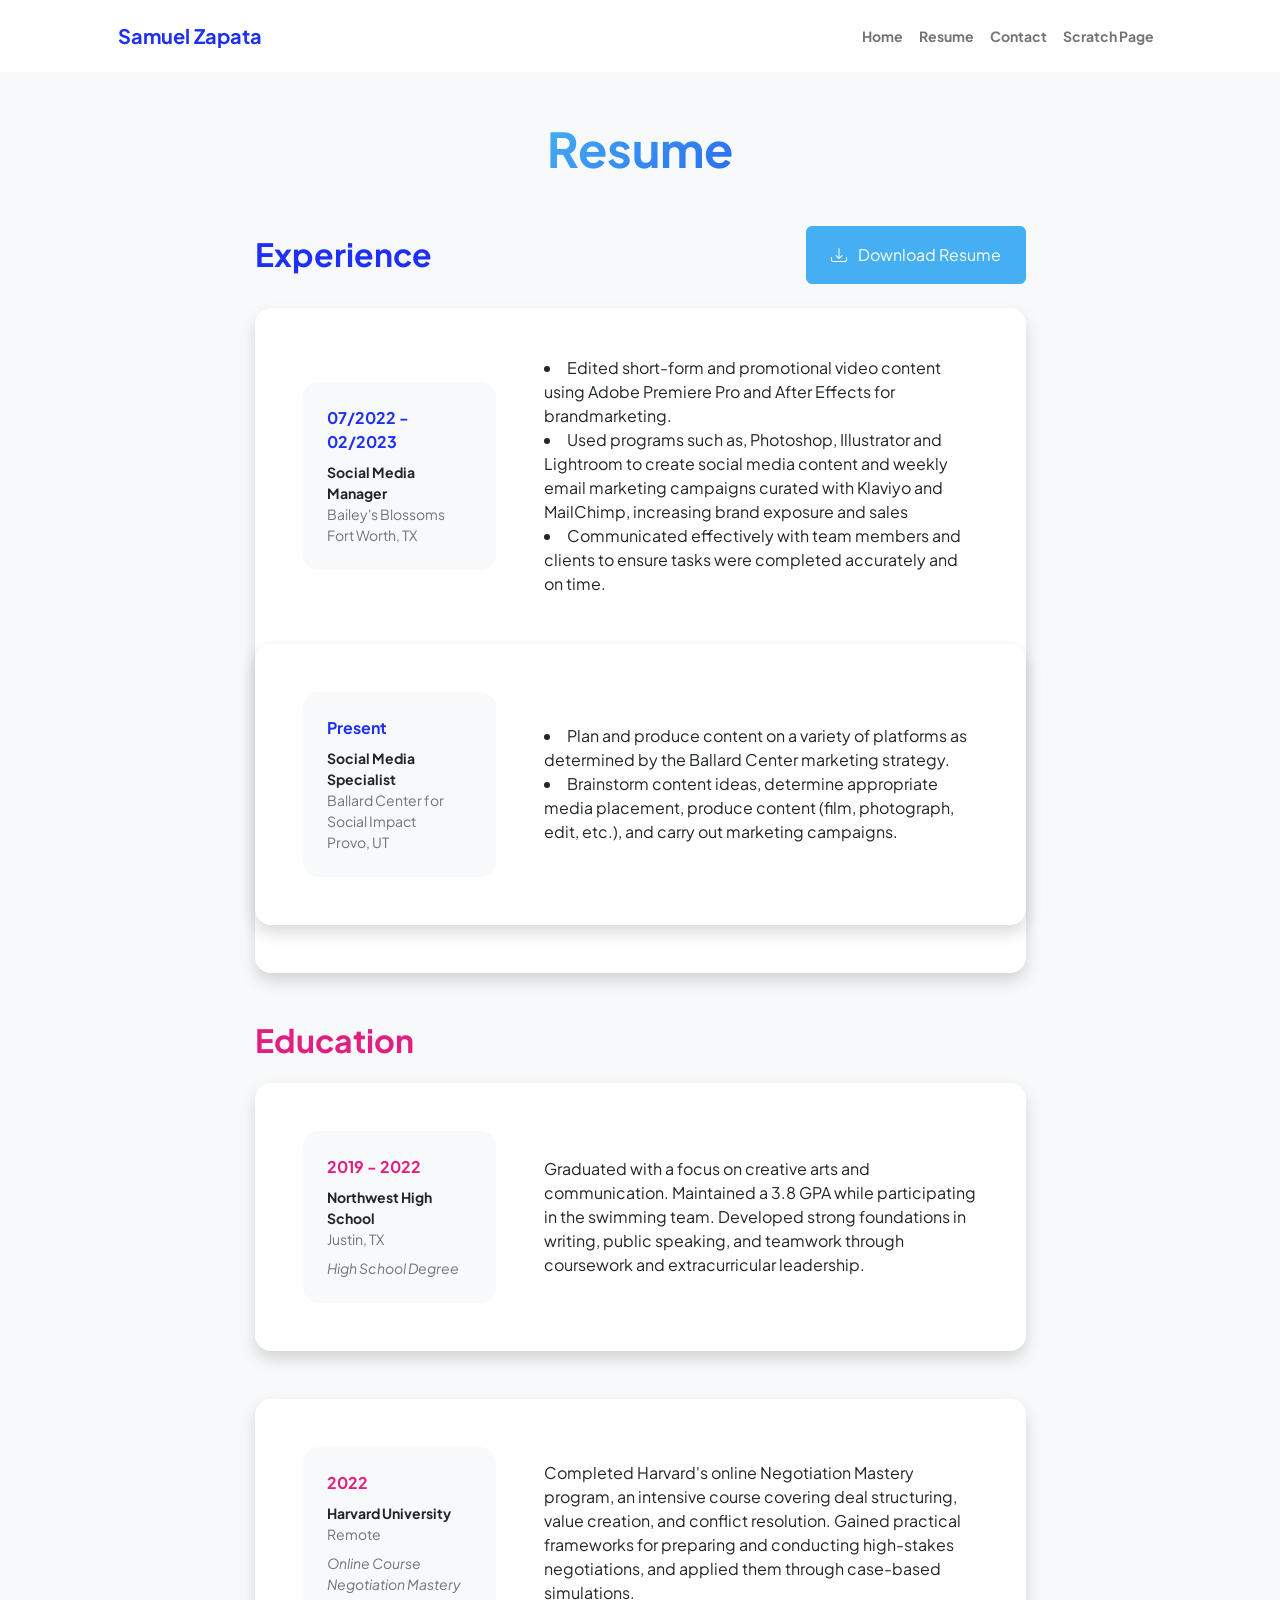
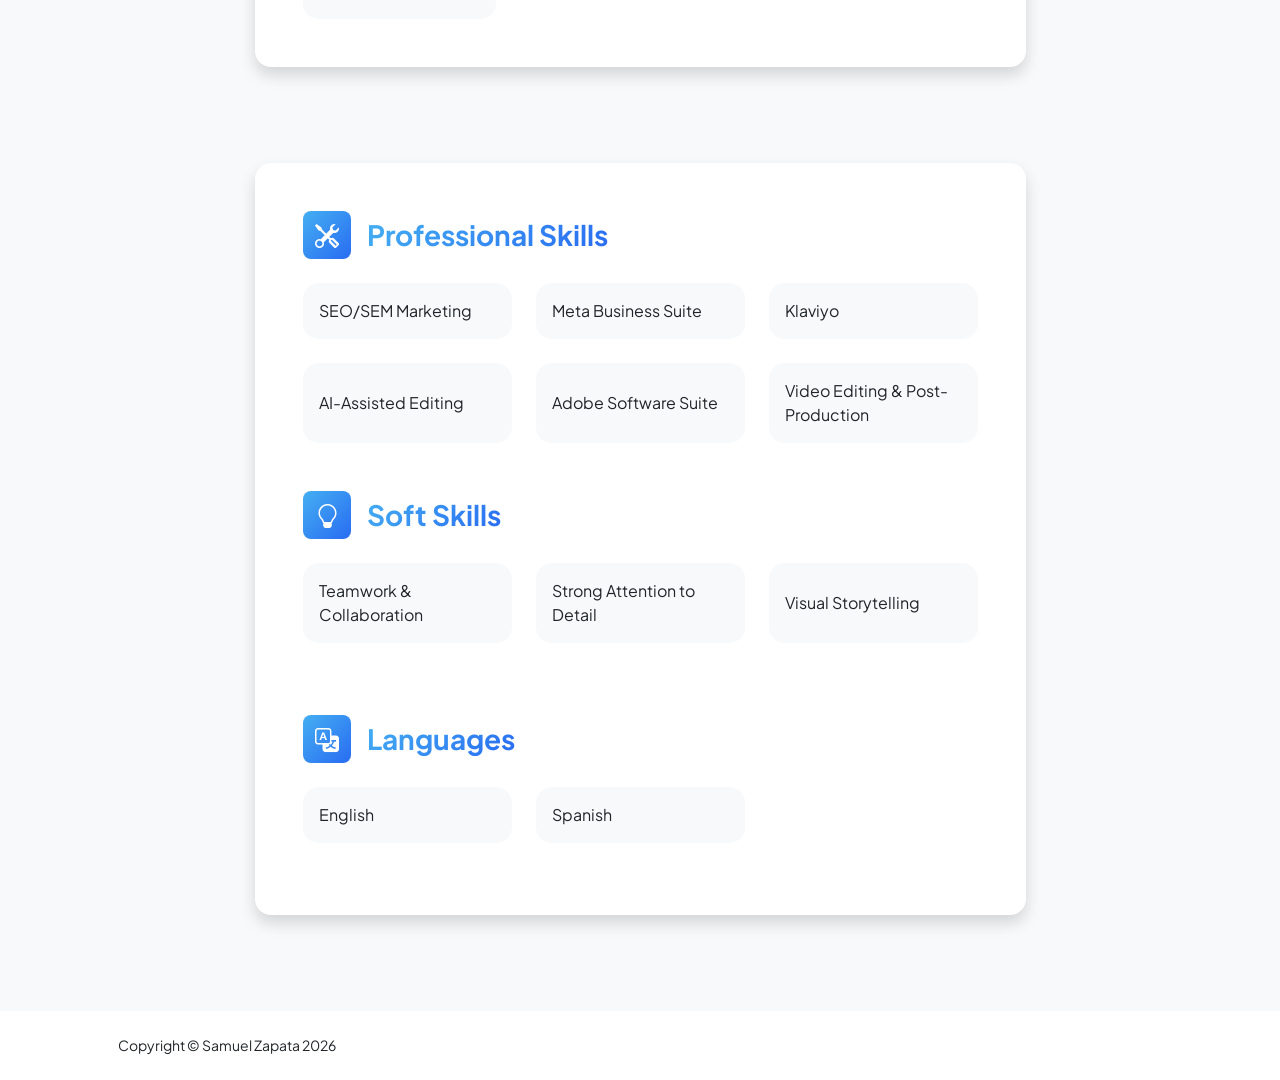
<file: resume.html>
<!DOCTYPE html>
<html lang="en">
    <head>
        <meta charset="utf-8" />
        <meta name="viewport" content="width=device-width, initial-scale=1, shrink-to-fit=no" />
        <meta name="description" content="" />
        <meta name="author" content="" />
        <title>Resume</title>
        <!-- Favicon-->
        <link rel="icon" type="image/x-icon" href="assets/unnamed.png" />
        <!-- Custom Google font-->
        <link rel="preconnect" href="https://fonts.googleapis.com" />
        <link rel="preconnect" href="https://fonts.gstatic.com" crossorigin />
        <link href="https://fonts.googleapis.com/css2?family=Plus+Jakarta+Sans:wght@100;200;300;400;500;600;700;800;900&amp;display=swap" rel="stylesheet" />
        <!-- Bootstrap icons-->
        <link href="https://cdn.jsdelivr.net/npm/bootstrap-icons@1.8.1/font/bootstrap-icons.css" rel="stylesheet" />
        <!-- Core theme CSS (includes Bootstrap)-->
        <link href="css/styles.css" rel="stylesheet" />
    </head>
    <body class="d-flex flex-column h-100 bg-light">
        <main class="flex-shrink-0">
            <!-- Navigation-->
            <nav class="navbar navbar-expand-lg navbar-light bg-white py-3">
                <div class="container px-5">
                    <a class="navbar-brand" href="proff.html"><span class="fw-bolder text-primary">Samuel Zapata</span></a>
                    <button class="navbar-toggler" type="button" data-bs-toggle="collapse" data-bs-target="#navbarSupportedContent" aria-controls="navbarSupportedContent" aria-expanded="false" aria-label="Toggle navigation"><span class="navbar-toggler-icon"></span></button>
                    <div class="collapse navbar-collapse" id="navbarSupportedContent">
                        <ul class="navbar-nav ms-auto mb-2 mb-lg-0 small fw-bolder">
                            <li class="nav-item"><a class="nav-link" href="proff.html">Home</a></li>
                            <li class="nav-item"><a class="nav-link" href="resume.html">Resume</a></li>
                            <li class="nav-item"><a class="nav-link" href="contact.html">Contact</a></li>
                            <li class="nav-item"><a class="nav-link" href="index.html">Scratch Page</a></li>
                        </ul>
                    </div>
                </div>
            </nav>
            <!-- Page Content-->
            <div class="container px-5 my-5">
                <div class="text-center mb-5">
                    <h1 class="display-5 fw-bolder mb-0"><span class="text-gradient d-inline">Resume</span></h1>
                </div>
                <div class="row gx-5 justify-content-center">
                    <div class="col-lg-11 col-xl-9 col-xxl-8">
                        <!-- Experience Section-->
                        <section>
                            <div class="d-flex align-items-center justify-content-between mb-4">
                                <h2 class="text-primary fw-bolder mb-0">Experience</h2>
                                <!-- Download resume button-->
                                <!-- Note: Set the link href target to a PDF file within your project-->
                                <a class="btn btn-primary px-4 py-3" href="https://byu-my.sharepoint.com/:w:/g/personal/samuelzc_byu_edu/IQBTYliz6GwiTpW0jejiA01sAeUd0YOEYxInWGfQWcLaqUI?e=ytR1Dt">
                                    <div class="d-inline-block bi bi-download me-2"></div>
                                    Download Resume
                                </a>
                            </div>
                            <!-- Experience Card 1-->
                            <div class="card shadow border-0 rounded-4 mb-5">
                                <div class="card-body p-5">
                                    <div class="row align-items-center gx-5">
                                        <div class="col text-center text-lg-start mb-4 mb-lg-0">
                                            <div class="bg-light p-4 rounded-4">
                                                <div class="text-primary fw-bolder mb-2">07/2022 - 02/2023</div>
                                                <div class="small fw-bolder">Social Media Manager</div>
                                                <div class="small text-muted">Bailey's Blossoms</div>
                                                <div class="small text-muted">Fort Worth, TX</div>
                                            </div>
                                        </div>
                                        <div class="col-lg-8"><div>
                                            <li> Edited short-form and promotional video content using Adobe Premiere Pro and After Effects for brandmarketing.</li>
                                            <li> Used programs such as, Photoshop, Illustrator and Lightroom to create social media content and weekly email marketing campaigns curated with Klaviyo and MailChimp, increasing brand exposure and sales</li>
                                            <li> Communicated effectively with team members and clients to ensure tasks were completed accurately and on time. </li>
                                        </div>
                                    </div>
                                </div>
                            </div>
                            <!-- Experience Card 2-->
                            <div class="card shadow border-0 rounded-4 mb-5">
                                <div class="card-body p-5">
                                    <div class="row align-items-center gx-5">
                                        <div class="col text-center text-lg-start mb-4 mb-lg-0">
                                            <div class="bg-light p-4 rounded-4">
                                                <div class="text-primary fw-bolder mb-2">Present</div>
                                                <div class="small fw-bolder">Social Media Specialist</div>
                                                <div class="small text-muted">Ballard Center for Social Impact</div>
                                                <div class="small text-muted">Provo, UT</div>
                                            </div>
                                        </div>
                                        <div class="col-lg-8"><div> <li>Plan and produce content on a variety of platforms as determined by the Ballard Center marketing strategy.</li> <li>Brainstorm content ideas, determine appropriate media placement, produce content (film, photograph, edit, etc.), and carry out marketing campaigns.</li></div></div>
                                    </div>
                                </div>
                            </div>
                        </section>
                        <!-- Education Section-->
                        <section>
                            <h2 class="text-secondary fw-bolder mb-4">Education</h2>
                            <!-- Education Card 1-->
                            <div class="card shadow border-0 rounded-4 mb-5">
                                <div class="card-body p-5">
                                    <div class="row align-items-center gx-5">
                                        <div class="col text-center text-lg-start mb-4 mb-lg-0">
                                            <div class="bg-light p-4 rounded-4">
                                                <div class="text-secondary fw-bolder mb-2">2019 - 2022</div>
                                                <div class="mb-2">
                                                    <div class="small fw-bolder">Northwest High School</div>
                                                    <div class="small text-muted">Justin, TX</div>
                                                </div>
                                                <div class="fst-italic">
                                                    <div class="small text-muted">High School Degree</div>
                                                </div>
                                            </div>
                                        </div>
                                        <div class="col-lg-8"><div>Graduated with a focus on creative arts and communication. Maintained a 3.8 GPA while participating in the swimming team. Developed strong foundations in writing, public speaking, and teamwork through coursework and extracurricular leadership.</div></div>
                                    </div>
                                </div>
                            </div>
                            <!-- Education Card 2-->
                            <div class="card shadow border-0 rounded-4 mb-5">
                                <div class="card-body p-5">
                                    <div class="row align-items-center gx-5">
                                        <div class="col text-center text-lg-start mb-4 mb-lg-0">
                                            <div class="bg-light p-4 rounded-4">
                                                <div class="text-secondary fw-bolder mb-2">2022</div>
                                                <div class="mb-2">
                                                    <div class="small fw-bolder">Harvard University</div>
                                                    <div class="small text-muted">Remote</div>
                                                </div>
                                                <div class="fst-italic">
                                                    <div class="small text-muted">Online Course</div>
                                                    <div class="small text-muted">Negotiation Mastery</div>
                                                </div>
                                            </div>
                                        </div>
                                        <div class="col-lg-8"><div>Completed Harvard's online Negotiation Mastery program, an intensive course covering deal structuring, value creation, and conflict resolution. Gained practical frameworks for preparing and conducting high-stakes negotiations, and applied them through case-based simulations.</div></div>
                                    </div>
                                </div>
                            </div>
                        </section>
                        <!-- Divider-->
                        <div class="pb-5"></div>
                        <!-- Skills Section-->
                        <section>
                            <!-- Skillset Card-->
                            <div class="card shadow border-0 rounded-4 mb-5">
                                <div class="card-body p-5">
                                    <!-- Professional skills list-->
                                    <div class="mb-5">
                                        <div class="d-flex align-items-center mb-4">
                                            <div class="feature bg-primary bg-gradient-primary-to-secondary text-white rounded-3 me-3"><i class="bi bi-tools"></i></div>
                                            <h3 class="fw-bolder mb-0"><span class="text-gradient d-inline">Professional Skills</span></h3>
                                        </div>
                                        <div class="row row-cols-1 row-cols-md-3 mb-4">
                                            <div class="col mb-4 mb-md-0"><div class="d-flex align-items-center bg-light rounded-4 p-3 h-100">SEO/SEM Marketing</div></div>
                                            <div class="col mb-4 mb-md-0"><div class="d-flex align-items-center bg-light rounded-4 p-3 h-100">Meta Business Suite</div></div>
                                            <div class="col"><div class="d-flex align-items-center bg-light rounded-4 p-3 h-100">Klaviyo</div></div>
                                        </div>
                                        <div class="row row-cols-1 row-cols-md-3">
                                            <div class="col mb-4 mb-md-0"><div class="d-flex align-items-center bg-light rounded-4 p-3 h-100">AI-Assisted Editing</div></div>
                                            <div class="col mb-4 mb-md-0"><div class="d-flex align-items-center bg-light rounded-4 p-3 h-100">Adobe Software Suite</div></div>
                                            <div class="col"><div class="d-flex align-items-center bg-light rounded-4 p-3 h-100"> Video Editing & Post-Production</div></div>
                                        </div>
                                    </div>
                                    <!-- Languages list-->
                                    <div class="mb-0">
                                        <div class="d-flex align-items-center mb-4">
                                            <div class="feature bg-primary bg-gradient-primary-to-secondary text-white rounded-3 me-3"><i class="bi bi-lightbulb"></i></div>
                                            <h3 class="fw-bolder mb-0"><span class="text-gradient d-inline">Soft Skills</span></h3>
                                        </div>
                                        <div class="row row-cols-1 row-cols-md-3 mb-4">
                                            <div class="col mb-4 mb-md-0"><div class="d-flex align-items-center bg-light rounded-4 p-3 h-100">Teamwork & Collaboration </div></div>
                                            <div class="col mb-4 mb-md-0"><div class="d-flex align-items-center bg-light rounded-4 p-3 h-100">Strong Attention to Detail</div></div>
                                            <div class="col"><div class="d-flex align-items-center bg-light rounded-4 p-3 h-100">Visual Storytelling</div></div>
                                        </div>
                                    </div>
                                    <br>
                                    <br>
                                    <!-- Languages list-->
                                    <div class="mb-0">
                                        <div class="d-flex align-items-center mb-4">
                                            <div class="feature bg-primary bg-gradient-primary-to-secondary text-white rounded-3 me-3"><i class="bi bi-translate"></i></div>
                                            <h3 class="fw-bolder mb-0"><span class="text-gradient d-inline">Languages</span></h3>
                                        </div>
                                        <div class="row row-cols-1 row-cols-md-3 mb-4">
                                            <div class="col mb-4 mb-md-0"><div class="d-flex align-items-center bg-light rounded-4 p-3 h-100">English</div></div>
                                            <div class="col mb-4 mb-md-0"><div class="d-flex align-items-center bg-light rounded-4 p-3 h-100">Spanish</div></div>
                                        </div>
                                    </div>
                                </div>
                            </div>
                        </section>
                    </div>
                </div>
            </div>
        </main>
        <!-- Footer-->
        <footer class="bg-white py-4 mt-auto">
            <div class="container px-5">
                <div class="row align-items-center justify-content-between flex-column flex-sm-row">
                    <div class="col-auto"><div class="small m-0">Copyright &copy; Samuel Zapata 2026 </div></div>
                </div>
            </div>
        </footer>
        <!-- Bootstrap core JS-->
        <script src="https://cdn.jsdelivr.net/npm/bootstrap@5.2.3/dist/js/bootstrap.bundle.min.js"></script>
        <!-- Core theme JS-->
        <script src="js/scripts.js"></script>
    </body>
</html>
</file>
<file: css/scratch.css>
html {
     background-color: #EEEBE0;
}

body{
    font-family: Georgia;
    background-color:  #EEEBE0;
    max-width: 800px;
    margin: 0 auto;
    padding: 20px;
    left: 200px;
    text-align: center;
}

h1 {
    font-family: Georgia;
    font-weight: bold;
    color: #262314;
    position: relative;
    bottom: 5%;
}

h2 {
    font-family: Georgia;
    color: #282828;
    font-weight: bold;
    position: relative;
    bottom: 5%;
}

h3 {
    font-family: Georgia;
    color: #282828;
    font-weight: lighter;
}

.navbar{
    text-align: left;
}
    
.description {
    font-family: Georgia;
    color: #262314;
    position: relative;
    margin: 0px;
}
.video3{
    height: 500px;
    width: 800px;
}
.video2{
    height: 500px;
    width: 800px;
}
.video1{
    height: 500px;
    width: 800px;
}
.vid1{
   margin-bottom: 30px;
}

.tableauPlaceholder{
    margin: 0 auto;
}

ol, ul {
    text-align: left;
}
.bubbles{
    width: 550px;
}
</file>
